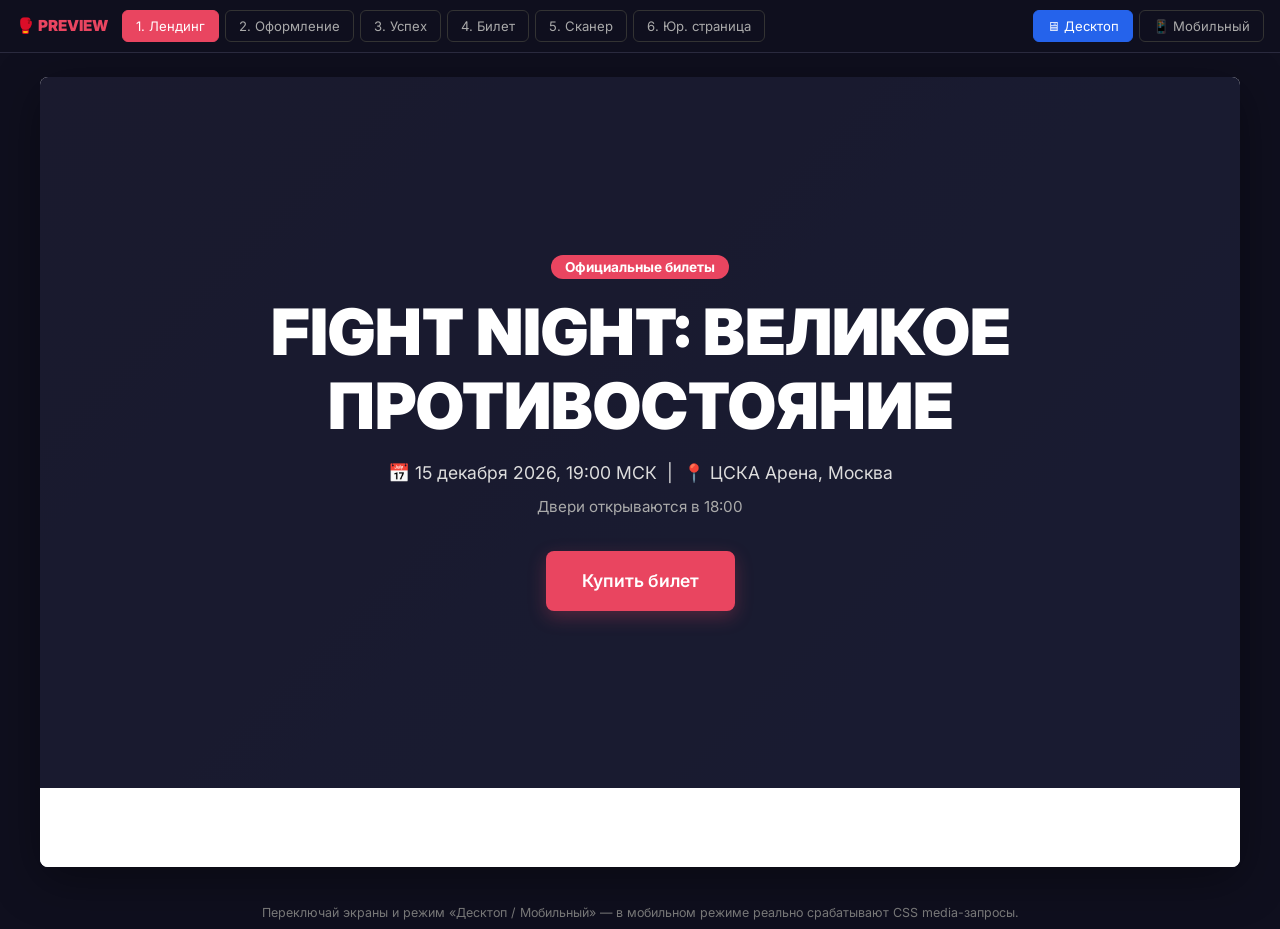
<file: preview/index.html>
<!DOCTYPE html>
<html lang="ru">
<head>
<meta charset="UTF-8">
<meta name="viewport" content="width=device-width, initial-scale=1.0">
<title>MMA Start — Превью всех экранов</title>
<link rel="stylesheet" href="https://fonts.googleapis.com/css2?family=Inter:wght@400;500;600;700;900&display=swap">
<link rel="stylesheet" href="../static/css/main.css">
<style>
  /* ── Preview shell (НЕ часть продакшн-сайта) ─────────────────── */
  html, body { height: 100%; }
  body { background: #0f0f1e; font-family: Inter, sans-serif; }
  .pv-nav {
    position: sticky; top: 0; z-index: 9999; background: #0f0f1e;
    display: flex; align-items: center; gap: 6px; flex-wrap: wrap;
    padding: 10px 16px; border-bottom: 1px solid #2a2a3e;
  }
  .pv-nav__brand { color: #E94560; font-weight: 900; margin-right: 8px; white-space: nowrap; font-size: .95rem; }
  .pv-nav button {
    background: transparent; color: #aaa; border: 1px solid #333; border-radius: 6px;
    padding: 7px 13px; font-size: .82rem; cursor: pointer; white-space: nowrap;
    font-family: Inter, sans-serif; transition: .15s;
  }
  .pv-nav button:hover { color: #fff; border-color: #555; }
  .pv-nav button.active { background: #E94560; color: #fff; border-color: #E94560; }
  .pv-nav__sep { flex: 1; }
  .pv-nav__mode button.active { background: #2563eb; border-color: #2563eb; }

  .pv-stage { display: flex; justify-content: center; align-items: flex-start;
    padding: 24px; min-height: calc(100vh - 56px); transition: .25s; }
  .pv-stage.mobile { padding: 32px 16px; }
  #pv-frame {
    width: 100%; max-width: 1200px; height: calc(100vh - 110px);
    border: none; background: #fff; border-radius: 8px; box-shadow: 0 12px 48px rgba(0,0,0,.4);
    transition: width .25s, border-radius .25s;
  }
  .pv-stage.mobile #pv-frame {
    width: 390px; height: 780px; max-width: 390px;
    border: 10px solid #000; border-radius: 36px;
  }
  .pv-hint { color: #777; font-size: .78rem; text-align: center; padding: 6px; }
</style>
</head>
<body>

<nav class="pv-nav">
  <span class="pv-nav__brand">🥊 PREVIEW</span>
  <button data-screen="landing" class="active">1. Лендинг</button>
  <button data-screen="checkout">2. Оформление</button>
  <button data-screen="success">3. Успех</button>
  <button data-screen="ticket">4. Билет</button>
  <button data-screen="scanner">5. Сканер</button>
  <button data-screen="legal">6. Юр. страница</button>
  <span class="pv-nav__sep"></span>
  <span class="pv-nav__mode" style="display:flex;gap:6px">
    <button data-mode="desktop" class="active" id="m-desk">🖥 Десктоп</button>
    <button data-mode="mobile" id="m-mob">📱 Мобильный</button>
  </span>
</nav>

<div class="pv-stage" id="pv-stage">
  <iframe id="pv-frame" src="screens.html?s=landing"></iframe>
</div>
<p class="pv-hint">Переключай экраны и режим «Десктоп / Мобильный» — в мобильном режиме реально срабатывают CSS media-запросы.</p>

<script>
let current = "landing";
const frame = document.getElementById("pv-frame");
const stage = document.getElementById("pv-stage");

document.querySelectorAll(".pv-nav button[data-screen]").forEach(btn => {
  btn.addEventListener("click", () => {
    document.querySelectorAll(".pv-nav button[data-screen]").forEach(b => b.classList.remove("active"));
    btn.classList.add("active");
    current = btn.dataset.screen;
    frame.src = "screens.html?s=" + current;
  });
});

document.getElementById("m-desk").addEventListener("click", () => {
  stage.classList.remove("mobile");
  document.getElementById("m-desk").classList.add("active");
  document.getElementById("m-mob").classList.remove("active");
});
document.getElementById("m-mob").addEventListener("click", () => {
  stage.classList.add("mobile");
  document.getElementById("m-mob").classList.add("active");
  document.getElementById("m-desk").classList.remove("active");
});
</script>
</body>
</html>
</file>
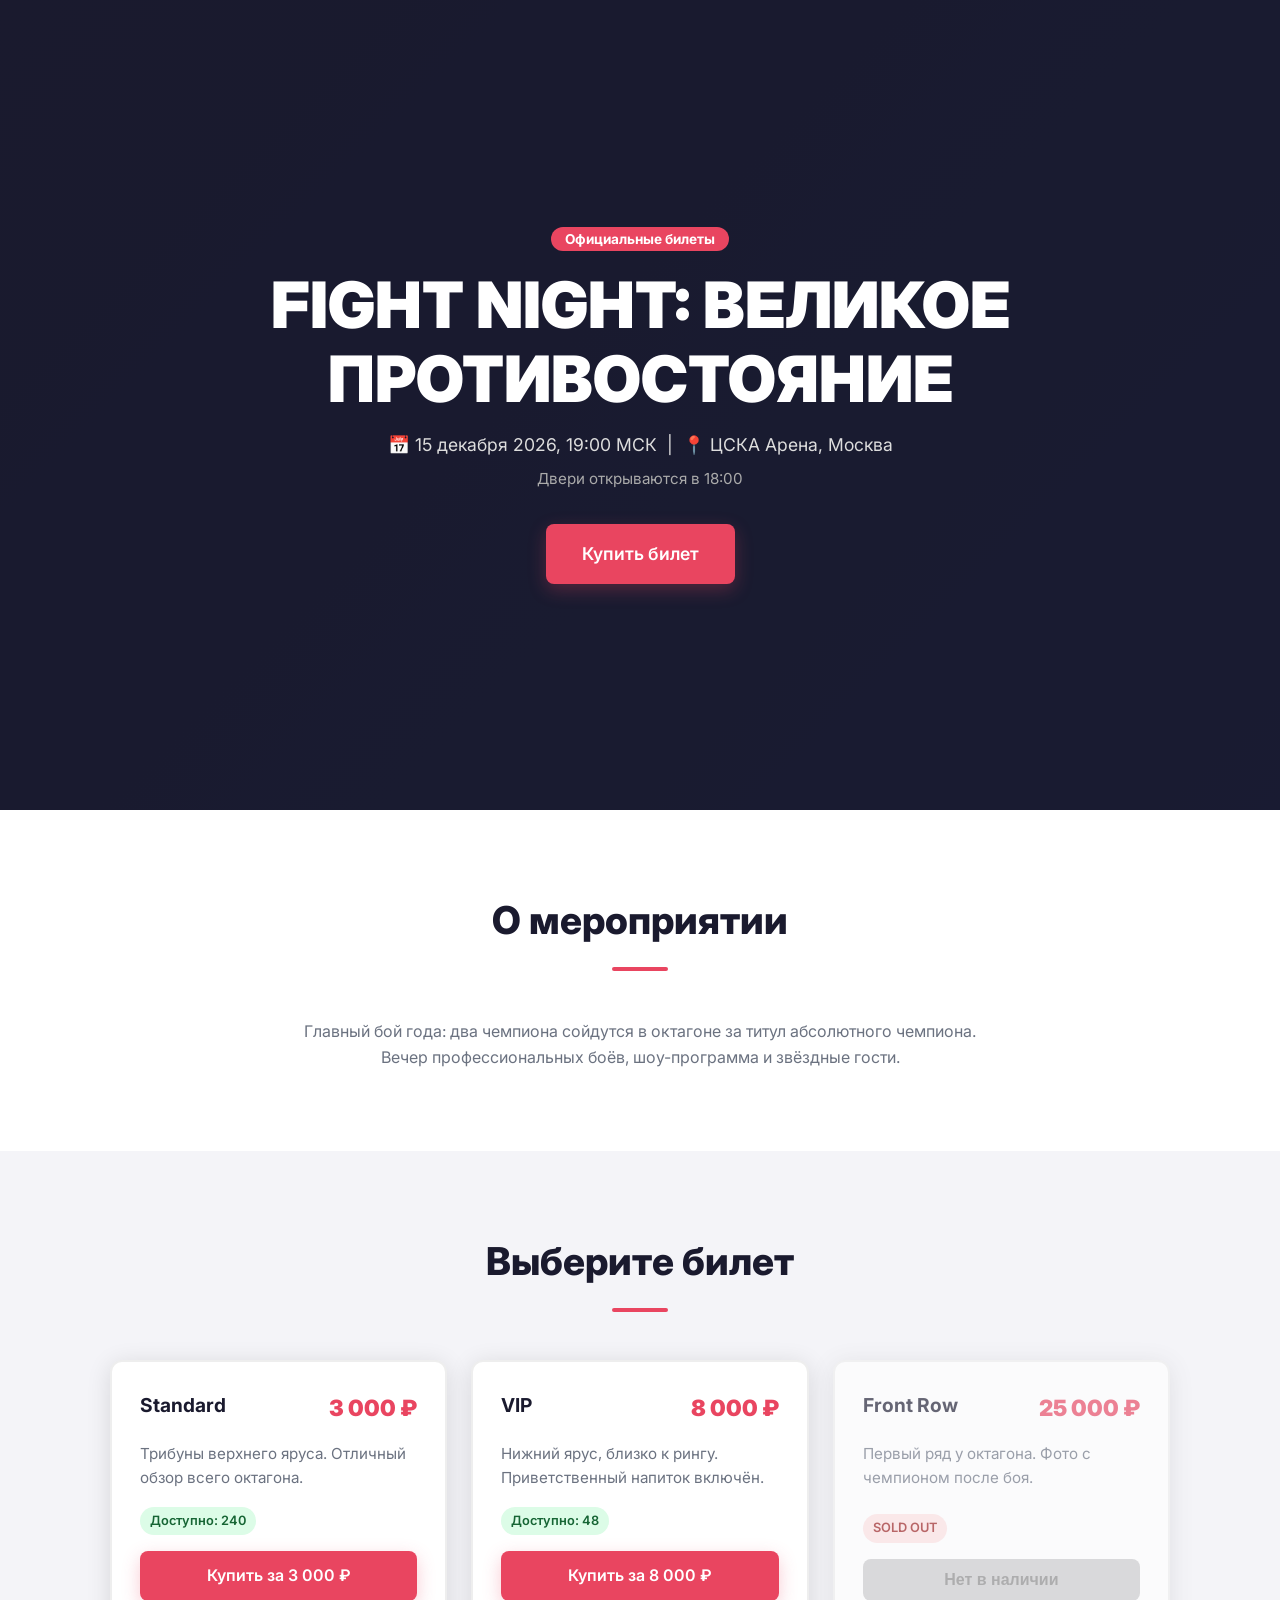
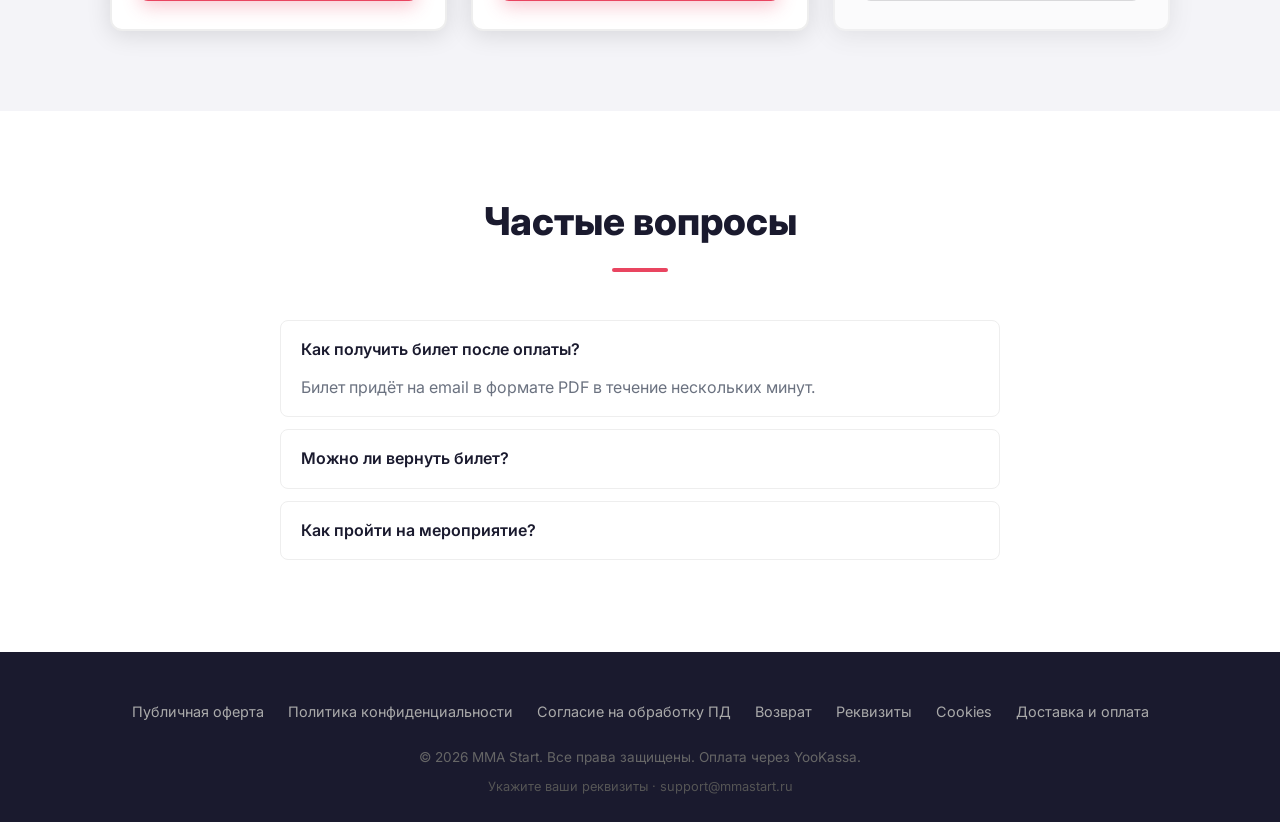
<file: preview/screens.html>
<!DOCTYPE html>
<html lang="ru">
<head>
<meta charset="UTF-8">
<meta name="viewport" content="width=device-width, initial-scale=1.0">
<title>Экран</title>
<link rel="stylesheet" href="https://fonts.googleapis.com/css2?family=Inter:wght@400;500;600;700;900&display=swap">
<link rel="stylesheet" href="../static/css/main.css">
<style>
  .info-row{display:flex;justify-content:space-between;border-bottom:1px solid #eee;padding:10px 0}
  .info-label{color:#666}
  .pv-mobile-note{display:none}
</style>
</head>
<body>

<!-- ── 1. LANDING ───────────────────────────────────────────── -->
<template id="landing">
  <section class="hero" style="background:linear-gradient(135deg,#1a1a2e,#16213e)">
    <div class="hero__overlay"></div>
    <div class="hero__content">
      <span class="hero__badge">Официальные билеты</span>
      <h1 class="hero__title">FIGHT NIGHT: ВЕЛИКОЕ ПРОТИВОСТОЯНИЕ</h1>
      <p class="hero__meta">📅 15 декабря 2026, 19:00 МСК &nbsp;|&nbsp; 📍 ЦСКА Арена, Москва</p>
      <p class="hero__doors">Двери открываются в 18:00</p>
      <a href="#tickets" class="btn btn--primary btn--lg">Купить билет</a>
    </div>
  </section>
  <section class="section about">
    <div class="container">
      <h2 class="section__title">О мероприятии</h2>
      <div style="max-width:700px;margin:0 auto;text-align:center;color:#6B7280">
        <p>Главный бой года: два чемпиона сойдутся в октагоне за титул абсолютного чемпиона.
        Вечер профессиональных боёв, шоу-программа и звёздные гости.</p>
      </div>
    </div>
  </section>
  <section class="section tickets" id="tickets" style="background:#F4F4F8">
    <div class="container">
      <h2 class="section__title">Выберите билет</h2>
      <div class="tickets__grid">
        <div class="ticket-card">
          <div class="ticket-card__header"><span class="ticket-card__type">Standard</span><span class="ticket-card__price">3 000 ₽</span></div>
          <div class="ticket-card__desc">Трибуны верхнего яруса. Отличный обзор всего октагона.</div>
          <div class="ticket-card__availability"><span class="badge badge--available">Доступно: 240</span></div>
          <a href="#" class="btn btn--primary btn--full">Купить за 3 000 ₽</a>
        </div>
        <div class="ticket-card">
          <div class="ticket-card__header"><span class="ticket-card__type">VIP</span><span class="ticket-card__price">8 000 ₽</span></div>
          <div class="ticket-card__desc">Нижний ярус, близко к рингу. Приветственный напиток включён.</div>
          <div class="ticket-card__availability"><span class="badge badge--available">Доступно: 48</span></div>
          <a href="#" class="btn btn--primary btn--full">Купить за 8 000 ₽</a>
        </div>
        <div class="ticket-card ticket-card--sold-out">
          <div class="ticket-card__header"><span class="ticket-card__type">Front Row</span><span class="ticket-card__price">25 000 ₽</span></div>
          <div class="ticket-card__desc">Первый ряд у октагона. Фото с чемпионом после боя.</div>
          <div class="ticket-card__availability"><span class="badge badge--sold-out">SOLD OUT</span></div>
          <button class="btn btn--disabled btn--full" disabled>Нет в наличии</button>
        </div>
      </div>
    </div>
  </section>
  <section class="section faq">
    <div class="container" style="max-width:760px">
      <h2 class="section__title">Частые вопросы</h2>
      <details class="faq__item" open><summary>Как получить билет после оплаты?</summary><p>Билет придёт на email в формате PDF в течение нескольких минут.</p></details>
      <details class="faq__item"><summary>Можно ли вернуть билет?</summary><p>Условия описаны в Правилах возврата.</p></details>
      <details class="faq__item"><summary>Как пройти на мероприятие?</summary><p>Предъявите QR-код из письма или PDF-билет на экране телефона.</p></details>
    </div>
  </section>
  <footer class="footer">
    <div class="container">
      <div class="footer__legal">
        <a href="#">Публичная оферта</a><a href="#">Политика конфиденциальности</a><a href="#">Согласие на обработку ПД</a>
        <a href="#">Возврат</a><a href="#">Реквизиты</a><a href="#">Cookies</a><a href="#">Доставка и оплата</a>
      </div>
      <p class="footer__copy">© 2026 MMA Start. Все права защищены. Оплата через YooKassa.</p>
      <p class="footer__disclaimer">Укажите ваши реквизиты · support@mmastart.ru</p>
    </div>
  </footer>
</template>

<!-- ── 2. CHECKOUT ──────────────────────────────────────────── -->
<template id="checkout">
  <main class="checkout">
    <div class="container checkout__container">
      <div class="checkout__summary">
        <h2>Fight Night: Великое противостояние</h2>
        <p>15 декабря 2026, 19:00 МСК</p><p>ЦСКА Арена, Москва</p>
        <hr style="border-color:#333;margin:16px 0">
        <div class="checkout__ticket-type"><span>VIP</span><strong>8 000 ₽</strong></div>
      </div>
      <div class="checkout__form-wrap">
        <h1 class="checkout__title">Оформление билета</h1>
        <form onsubmit="return false">
          <div class="form-row">
            <div class="form-group"><label>Фамилия *</label><input type="text" value="Иванов"></div>
            <div class="form-group"><label>Имя *</label><input type="text" value="Иван"></div>
          </div>
          <div class="form-group"><label>Отчество</label><input type="text" placeholder="Иванович (необязательно)"></div>
          <div class="form-group"><label>Email *</label><input type="email" value="ivan@example.com"><small>Билет придёт на этот адрес</small></div>
          <div class="form-group"><label>Телефон</label><input type="tel" placeholder="+7 999 000-00-00"></div>
          <div class="form-group"><label>Количество *</label><input type="number" value="1" min="1" max="10" style="padding:12px 16px;border:1.5px solid #ddd;border-radius:8px;font-size:1rem"></div>
          <div class="form-group"><label>Промокод</label><div class="promo-wrap"><input type="text" placeholder="Введите код"><button type="button" class="btn btn--secondary">Применить</button></div></div>
          <div class="form-group form-group--checkbox"><input type="checkbox" id="cons" checked><label for="cons">Я соглашаюсь с <a href="#">офертой</a> и даю согласие на <a href="#">обработку персональных данных</a></label></div>
          <div class="checkout__total"><span>Итого к оплате:</span><strong>8 000 ₽</strong></div>
          <p class="checkout__notice">Нажимая «Перейти к оплате», вы соглашаетесь с офертой. Оплата через YooKassa.</p>
          <button type="submit" class="btn btn--primary btn--lg btn--full">Перейти к оплате →</button>
        </form>
      </div>
    </div>
  </main>
</template>

<!-- ── 3. SUCCESS (3 состояния — реальный статус заказа) ─────── -->
<template id="success">
  <main class="success-page">
    <div class="container" style="display:flex;flex-direction:column;gap:24px;padding:40px 20px">
      <p style="text-align:center;color:#6B7280;font-size:.85rem">
        Страница /orders/success/ показывает реальный статус и сама опрашивает сервер,
        пока не придёт подтверждение от YooKassa (webhook). Ниже — все три состояния:
      </p>
      <!-- PAID -->
      <div class="success-card">
        <div class="success-icon">✓</div>
        <h1>Оплата прошла успешно!</h1>
        <p>Заказ <strong>FN-20261215-04217</strong> подтверждён.</p>
        <p>Билет с QR-кодом отправлен на <strong>ivan@example.com</strong>.</p>
        <p class="success-note">Письмо может прийти в течение 5 минут. Проверьте папку «Спам».</p>
        <a href="#" class="btn btn--secondary">На главную</a>
      </div>
      <!-- PENDING -->
      <div class="success-card">
        <div class="success-icon" style="background:#dbeafe;color:#1e40af">⟳</div>
        <h1>Обрабатываем платёж…</h1>
        <p>Заказ <strong>FN-20261215-04217</strong></p>
        <p class="success-note">Это занимает несколько секунд. Страница обновится автоматически.</p>
      </div>
      <!-- FAILED -->
      <div class="success-card">
        <div class="success-icon" style="background:#fee2e2;color:#991b1b">✗</div>
        <h1>Оплата не прошла</h1>
        <p>Заказ <strong>FN-20261215-04217</strong> не был оплачен.</p>
        <p class="success-note">Средства не списаны. Вы можете попробовать оформить заказ заново.</p>
        <a href="#" class="btn btn--primary">Вернуться к билетам</a>
      </div>
    </div>
  </main>
</template>

<!-- ── 4. TICKET ────────────────────────────────────────────── -->
<template id="ticket">
  <main class="legal-page">
    <div class="container">
      <article class="legal-article" style="max-width:520px;text-align:center">
        <h1>🎫 Ваш билет</h1>
        <h2>Fight Night: Великое противостояние</h2>
        <p class="legal-meta">15.12.2026 19:00 МСК · ЦСКА Арена, Москва</p>
        <div class="info-row"><span class="info-label">Владелец</span><strong>Иванов Иван</strong></div>
        <div class="info-row"><span class="info-label">Тип билета</span><strong>VIP</strong></div>
        <div class="info-row"><span class="info-label">Номер заказа</span><strong>FN-20261215-04217</strong></div>
        <div class="info-row"><span class="info-label">Номер билета</span><strong>FN-20261215-04217-01</strong></div>
        <div class="info-row"><span class="info-label">Код проверки</span><strong>A3F9B2C1D0E5</strong></div>
        <div class="info-row"><span class="info-label">Статус</span><strong><span style="color:#16a34a">✓ Действителен</span></strong></div>
        <div style="margin:24px auto;width:160px;height:160px;background:repeating-conic-gradient(#1a1a2e 0% 25%, #fff 0% 50%) 50%/20px 20px;border:8px solid #1a1a2e;border-radius:8px"></div>
        <a href="#" class="btn btn--primary btn--full">Скачать PDF-билет</a>
        <p class="success-note" style="margin-top:20px">Предъявите QR-код из PDF или письма на входе.</p>
      </article>
    </div>
  </main>
</template>

<!-- ── 5. SCANNER ───────────────────────────────────────────── -->
<template id="scanner">
  <div class="scanner-page">
    <div class="scanner-header"><h1 style="font-size:1.2rem">🎫 Проверка билетов</h1><span class="scanner-user" style="font-size:.8rem;color:#888">guard@mmastart.ru</span></div>
    <div class="scanner-video-wrap" style="background:#0a0a14">
      <div style="position:absolute;inset:0;display:flex;align-items:center;justify-content:center;color:#444">📷 камера</div>
      <div class="scanner-overlay"><div class="scanner-frame"></div></div>
    </div>
    <div class="scanner-manual"><form onsubmit="return false"><input type="text" placeholder="Введите токен или код билета"><button type="submit" class="btn btn--primary">Проверить</button></form></div>
    <div class="scan-result" style="display:block;margin-top:16px">
      <div class="result-icon result-icon--ok">✓</div>
      <div class="result-message">✓ Билет действителен — добро пожаловать!</div>
      <div class="result-details"><b>Иванов Иван</b><br>VIP · FN-20261215-04217-01<br>15.12.2026 19:00</div>
      <button class="btn btn--secondary">Следующий</button>
    </div>
    <div class="scan-log">
      <h3 style="font-size:1rem;margin-top:24px">Последние сканирования</h3>
      <table>
        <thead><tr><th>Время</th><th>Билет</th><th>Результат</th></tr></thead>
        <tbody>
          <tr><td>19:42:11</td><td>...4217-01</td><td>✓ Действителен</td></tr>
          <tr><td>19:41:58</td><td>...3980-02</td><td>Уже использован</td></tr>
          <tr><td>19:41:30</td><td>...1204-01</td><td>✓ Действителен</td></tr>
        </tbody>
      </table>
    </div>
  </div>
</template>

<!-- ── 6. LEGAL ─────────────────────────────────────────────── -->
<template id="legal">
  <main class="legal-page">
    <div class="container">
      <article class="legal-article">
        <h1>Публичная оферта</h1>
        <p class="legal-meta">Версия 1.0 · Актуализировано 04.06.2026</p>
        <div class="legal-content">
          <h2>1. Общие положения</h2>
          <p>Настоящая публичная оферта является официальным предложением ИП Иванов Иван Иванович
          заключить договор купли-продажи электронных билетов на условиях, изложенных ниже.</p>
          <h2>2. Предмет договора</h2>
          <p>Продавец обязуется предоставить Покупателю электронный билет на мероприятие,
          а Покупатель — оплатить его в порядке, предусмотренном настоящей Офертой.</p>
          <h2>3. Порядок оплаты</h2>
          <p>Оплата производится через платёжный сервис YooKassa. После успешной оплаты
          электронный билет с уникальным QR-кодом направляется на email Покупателя.</p>
          <h2>4. Реквизиты продавца</h2>
          <p>ИП Иванов Иван Иванович<br>ИНН 770000000000 · ОГРНИП 300000000000000<br>
          г. Москва · support@mmastart.ru · +7 999 000-00-00</p>
        </div>
        <div class="legal-nav"><a href="#">Оферта</a><a href="#">Конфиденциальность</a><a href="#">Возврат</a><a href="#">Реквизиты</a></div>
      </article>
    </div>
  </main>
</template>

<div id="root"></div>
<script>
  const s = new URLSearchParams(location.search).get("s") || "landing";
  const tpl = document.getElementById(s) || document.getElementById("landing");
  document.getElementById("root").appendChild(tpl.content.cloneNode(true));
</script>
</body>
</html>
</file>
<file: static/css/main.css>
/* ── Reset & Base ─────────────────────────────────────────────── */
*, *::before, *::after { box-sizing: border-box; margin: 0; padding: 0; }
:root {
  --brand: #1A1A2E;
  --accent: #E94560;
  --accent-hover: #c73352;
  --bg: #F4F4F8;
  --text: #1A1A2E;
  --text-muted: #6B7280;
  --white: #fff;
  --radius: 12px;
  --shadow: 0 4px 24px rgba(0,0,0,.12);
  --font: 'Inter', system-ui, sans-serif;
}
html { scroll-behavior: smooth; font-size: 16px; }
body { font-family: var(--font); color: var(--text); background: var(--white); line-height: 1.6; }

/* ── Container ───────────────────────────────────────────────── */
.container { max-width: 1100px; margin: 0 auto; padding: 0 20px; }

/* ── Buttons ─────────────────────────────────────────────────── */
.btn { display: inline-flex; align-items: center; justify-content: center; gap: 8px;
  padding: 12px 24px; border-radius: 8px; font-weight: 600; font-size: 1rem;
  border: none; cursor: pointer; text-decoration: none; transition: .2s; white-space: nowrap; }
.btn--primary { background: var(--accent); color: var(--white); box-shadow: 0 6px 18px rgba(233,69,96,.28); }
.btn--primary:hover { background: var(--accent-hover); transform: translateY(-2px); box-shadow: 0 10px 26px rgba(233,69,96,.36); }
.btn--secondary { background: transparent; border: 2px solid var(--accent); color: var(--accent); }
.btn--secondary:hover { background: var(--accent); color: var(--white); }
.btn--lg { padding: 16px 36px; font-size: 1.1rem; }
.btn--full { width: 100%; }
.btn--disabled { background: #ccc; color: #888; cursor: not-allowed; }

/* ── Hero ────────────────────────────────────────────────────── */
.hero { min-height: 90vh; display: flex; align-items: center; position: relative;
  background: var(--brand) no-repeat center / cover; overflow: hidden; }
.hero__overlay { position: absolute; inset: 0; background: rgba(26,26,46,.75); }
.hero__content { position: relative; z-index: 1; text-align: center; padding: 60px 20px; max-width: 800px; margin: 0 auto; }
.hero__badge { background: var(--accent); color: var(--white); padding: 4px 14px; border-radius: 99px; font-size: .85rem; font-weight: 700; }
.hero__title { color: var(--white); font-size: clamp(2rem, 6vw, 4rem); font-weight: 900; margin: 16px 0; line-height: 1.15; }
.hero__fighter-names { color: var(--white); font-size: clamp(1.1rem, 3vw, 1.6rem); font-weight: 700; margin-bottom: 16px; }
.hero__fighter-sep { color: var(--accent); font-weight: 900; }
.hero__meta { color: #ddd; font-size: 1.1rem; margin-bottom: 8px; }
.hero__doors { color: #aaa; font-size: .95rem; margin-bottom: 32px; }

/* Split fighter-photo background ("VS" hero) */
.hero__fighters { position: absolute; inset: 0; display: flex; }
.hero__fighter { flex: 1; background: #0d0d18 no-repeat center / cover; position: relative; }
.hero__fighter--left { background-position: center 20%; clip-path: polygon(0 0, 100% 0, 92% 100%, 0% 100%); }
.hero__fighter--right { background-position: center 20%; clip-path: polygon(8% 0, 100% 0, 100% 100%, 0% 100%); }
/* ── Fight days (date selection) ──────────────────────────────── */
.fight-days { background: var(--bg); }
.fight-days__intro { text-align: center; color: var(--text-muted); margin-top: -32px; margin-bottom: 44px; font-size: 1.05rem; }
.fight-days__grid { display: grid; grid-template-columns: repeat(auto-fit, minmax(300px, 380px));
  gap: 28px; justify-content: center; }

.day-card { background: var(--white); border-radius: 18px; overflow: hidden;
  box-shadow: 0 10px 30px rgba(26,26,46,.10); border: 1px solid rgba(26,26,46,.06);
  display: flex; flex-direction: column; transition: transform .22s ease, box-shadow .22s ease; }
.day-card:hover { transform: translateY(-6px); box-shadow: 0 18px 44px rgba(233,69,96,.18); }
.day-card--sold-out { opacity: .7; }
.day-card--sold-out:hover { transform: none; box-shadow: 0 10px 30px rgba(26,26,46,.10); }

/* Calendar-style header */
.day-card__head { position: relative; background: linear-gradient(135deg, var(--brand) 0%, #2d2d54 100%);
  color: var(--white); padding: 26px 28px 22px; text-align: center; }
.day-card__head::after { content: ""; position: absolute; left: 0; right: 0; bottom: -1px; height: 14px;
  background: radial-gradient(circle at 10px -2px, transparent 10px, var(--white) 11px) repeat-x;
  background-size: 22px 14px; }
.day-card__daynum { display: block; font-size: 3.2rem; font-weight: 900; line-height: 1; }
.day-card__month { display: block; text-transform: uppercase; letter-spacing: .12em;
  font-size: .85rem; font-weight: 700; color: var(--accent); margin-top: 4px; }
.day-card__weekday { display: block; text-transform: capitalize; font-size: .85rem; color: #b9b9cc; margin-top: 2px; }

/* Card body */
.day-card__body { padding: 26px 28px 28px; display: flex; flex-direction: column; gap: 12px; flex: 1; }
.day-card__title { font-size: 1.25rem; font-weight: 800; }
.day-card__time { color: var(--text-muted); font-size: .95rem; }
.day-card__price-row { display: flex; align-items: baseline; gap: 8px; margin-top: 4px; }
.day-card__price { font-size: 2rem; font-weight: 900; color: var(--accent); line-height: 1; }
.day-card__price-label { color: var(--text-muted); font-size: .9rem; }
.day-card__avail { margin: 6px 0 4px; }

/* Availability progress bar */
.avail-bar { height: 8px; border-radius: 99px; background: #ececf3; overflow: hidden; margin-bottom: 8px; }
.avail-bar__fill { height: 100%; border-radius: 99px;
  background: linear-gradient(90deg, #16a34a, #4ade80); transition: width .4s ease; }
.avail-text { font-size: .9rem; color: var(--text-muted); }
.avail-text strong { color: var(--text); }
.day-card .btn { margin-top: auto; }

/* ── Sections ────────────────────────────────────────────────── */
.section { padding: 80px 0; }
.section__title { font-size: clamp(1.6rem, 4vw, 2.4rem); font-weight: 800; text-align: center; margin-bottom: 48px; position: relative; }
.section__title::after { content: ""; display: block; width: 56px; height: 4px; border-radius: 99px;
  background: var(--accent); margin: 16px auto 0; }
.about__body { max-width: 720px; margin: 0 auto; text-align: center; color: var(--text-muted); font-size: 1.05rem; }

/* ── Ticket cards ────────────────────────────────────────────── */
.tickets__grid { display: grid; grid-template-columns: repeat(auto-fit, minmax(280px, 1fr)); gap: 24px; }
.ticket-card { border: 2px solid #eee; border-radius: var(--radius); padding: 28px; background: var(--white);
  box-shadow: var(--shadow); transition: transform .2s, box-shadow .2s; display: flex; flex-direction: column; gap: 16px; }
.ticket-card:hover { transform: translateY(-4px); box-shadow: 0 8px 32px rgba(0,0,0,.16); }
.ticket-card--sold-out { opacity: .65; }
.ticket-card__header { display: flex; justify-content: space-between; align-items: flex-start; }
.ticket-card__type { font-weight: 700; font-size: 1.2rem; }
.ticket-card__price { font-size: 1.4rem; font-weight: 900; color: var(--accent); }
.ticket-card__desc { color: var(--text-muted); font-size: .95rem; flex: 1; }
.badge { display: inline-block; padding: 4px 10px; border-radius: 99px; font-size: .8rem; font-weight: 600; }
.badge--available { background: #dcfce7; color: #166534; }
.badge--sold-out { background: #fee2e2; color: #991b1b; }

/* ── FAQ ─────────────────────────────────────────────────────── */
.faq__item { border: 1px solid #eee; border-radius: 8px; margin-bottom: 12px; padding: 16px 20px; }
.faq__item summary { cursor: pointer; font-weight: 600; list-style: none; }
.faq__item summary::-webkit-details-marker { display: none; }
.faq__item p { margin-top: 12px; color: var(--text-muted); }

/* ── Footer ──────────────────────────────────────────────────── */
.footer { background: var(--brand); color: #888; padding: 48px 0 24px; }
.footer__legal { display: flex; flex-wrap: wrap; gap: 12px 24px; justify-content: center; margin-bottom: 24px; }
.footer__legal a { color: #aaa; font-size: .9rem; text-decoration: none; }
.footer__legal a:hover { color: var(--accent); }
.footer__copy { text-align: center; font-size: .85rem; margin-bottom: 8px; color: #666; }
.footer__disclaimer { text-align: center; font-size: .8rem; color: #555; }
.footer__disclaimer a { color: var(--accent); }

/* ── Checkout ────────────────────────────────────────────────── */
.checkout { padding: 60px 0; background: var(--bg); min-height: 100vh; }
.checkout__container { display: grid; grid-template-columns: 1fr 2fr; gap: 40px; align-items: start; }
@media (max-width: 768px) { .checkout__container { grid-template-columns: 1fr; } }
.checkout__summary { background: var(--brand); color: var(--white); padding: 32px; border-radius: var(--radius); }
.checkout__summary h2 { color: var(--accent); }
.checkout__ticket-type { display: flex; justify-content: space-between; margin-top: 16px; }
.checkout__form-wrap { background: var(--white); padding: 40px; border-radius: var(--radius); box-shadow: var(--shadow); }
.checkout__title { font-size: 1.6rem; margin-bottom: 32px; }
.form-row { display: grid; grid-template-columns: 1fr 1fr; gap: 16px; }
@media (max-width: 500px) { .form-row { grid-template-columns: 1fr; } }
.form-group { display: flex; flex-direction: column; gap: 6px; margin-bottom: 16px; }
.form-group label { font-weight: 600; font-size: .9rem; }
.form-group input[type="text"],
.form-group input[type="email"],
.form-group input[type="tel"] { padding: 12px 16px; border: 1.5px solid #ddd; border-radius: 8px; font-size: 1rem; transition: border .2s; }
.form-group input:focus { outline: none; border-color: var(--accent); }
.form-group--error input { border-color: #ef4444; }
.form-error { color: #ef4444; font-size: .85rem; }
.form-group--checkbox { flex-direction: row; align-items: flex-start; gap: 10px; }
.form-group--checkbox input { margin-top: 3px; width: 18px; height: 18px; }
.promo-wrap { display: flex; gap: 8px; }
.promo-wrap input { flex: 1; }
.promo-success { color: #166534; font-size: .9rem; }
.promo-error { color: #991b1b; font-size: .9rem; }
.checkout__total { display: flex; justify-content: space-between; padding: 16px 0; border-top: 2px solid var(--accent); margin-top: 16px; font-size: 1.1rem; }
.checkout__notice { font-size: .8rem; color: var(--text-muted); margin: 12px 0; }
.alert { padding: 14px 16px; border-radius: 8px; margin-bottom: 16px; }
.alert--error { background: #fee2e2; color: #991b1b; border: 1px solid #fca5a5; }

/* ── Success page ────────────────────────────────────────────── */
.success-page { min-height: 100vh; display: flex; align-items: center; background: var(--bg); }
.success-card { background: var(--white); padding: 60px; border-radius: var(--radius); box-shadow: var(--shadow); text-align: center; max-width: 480px; margin: 0 auto; }
.success-icon { width: 80px; height: 80px; background: #dcfce7; border-radius: 50%; display: flex; align-items: center; justify-content: center; font-size: 2rem; color: #166534; margin: 0 auto 24px; }
.success-note { font-size: .9rem; color: var(--text-muted); margin-top: 12px; }

/* ── Scanner page ────────────────────────────────────────────── */
.scanner-page { max-width: 600px; margin: 0 auto; padding: 20px; }
.scanner-header { display: flex; justify-content: space-between; align-items: center; margin-bottom: 20px; }
.scanner-video-wrap { position: relative; background: #000; border-radius: var(--radius); overflow: hidden; aspect-ratio: 4/3; }
#scanner-video { width: 100%; height: 100%; object-fit: cover; }
.scanner-overlay { position: absolute; inset: 0; display: flex; align-items: center; justify-content: center; }
.scanner-frame { width: 200px; height: 200px; border: 3px solid var(--accent); border-radius: 12px; box-shadow: 0 0 0 9999px rgba(0,0,0,.5); }
.scanner-manual { margin-top: 20px; }
.scanner-manual form { display: flex; gap: 8px; }
.scanner-manual input { flex: 1; padding: 12px 16px; border: 1.5px solid #ddd; border-radius: 8px; font-size: 1rem; }
.scan-result { margin-top: 20px; background: var(--white); border-radius: var(--radius); padding: 24px; text-align: center; box-shadow: var(--shadow); }
.result-icon { font-size: 3rem; margin-bottom: 8px; }
.result-icon--ok { color: #16a34a; }
.result-icon--fail { color: #dc2626; }
.result-message { font-size: 1.2rem; font-weight: 700; margin-bottom: 8px; }
.result-details { color: var(--text-muted); margin-bottom: 16px; }
.scan-log { margin-top: 32px; }
.scan-log table { width: 100%; border-collapse: collapse; font-size: .9rem; }
.scan-log th, .scan-log td { padding: 8px 12px; border-bottom: 1px solid #eee; text-align: left; }
.scan-log th { background: var(--bg); font-weight: 600; }

/* ── Legal pages ─────────────────────────────────────────────── */
.legal-page { padding: 60px 0; background: var(--bg); min-height: 100vh; }
.legal-article { background: var(--white); padding: 40px; border-radius: var(--radius); max-width: 800px; margin: 0 auto; }
.legal-meta { color: var(--text-muted); font-size: .9rem; margin-bottom: 24px; }
.legal-content h2 { margin-top: 24px; }
.legal-content p, .legal-content li { line-height: 1.8; color: var(--text-muted); }
.legal-nav { display: flex; flex-wrap: wrap; gap: 12px; justify-content: center; margin-top: 32px; }
.legal-nav a { color: var(--accent); text-decoration: none; font-size: .9rem; }

/* ── Cookie notice ───────────────────────────────────────────── */
.cookie-notice { position: fixed; bottom: 0; left: 0; right: 0; background: var(--brand); color: var(--white);
  padding: 16px 24px; display: flex; align-items: center; justify-content: center; gap: 24px; z-index: 1000; }
.cookie-notice button { background: var(--accent); color: var(--white); border: none; padding: 8px 20px; border-radius: 6px; cursor: pointer; }

/* ── Responsive ──────────────────────────────────────────────── */
@media (max-width: 768px) {
  .hero { min-height: 70vh; }
  .section { padding: 48px 0; }
  .checkout__form-wrap { padding: 24px; }
}
</file>
